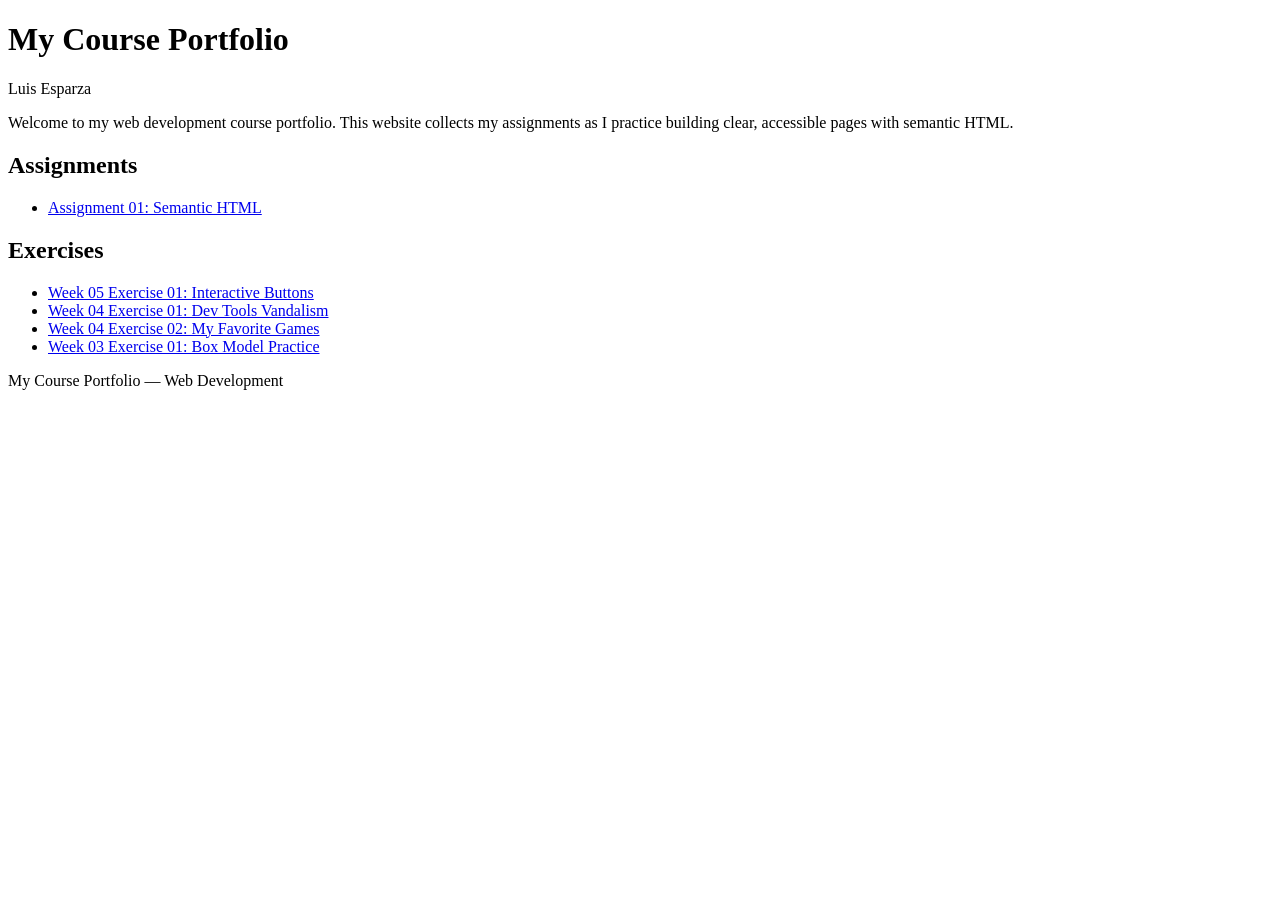
<file: index.html>
<!DOCTYPE html>
<html lang="en">
<head>
    <meta charset="UTF-8">
    <meta name="viewport" content="width=device-width, initial-scale=1.0">
    <title>Luis Esparza | My Course Portfolio</title>
</head>
<body>
    <header>
        <h1>My Course Portfolio</h1>
        <p>Luis Esparza</p>
    </header>
    <main>
        <p>Welcome to my web development course portfolio. This website collects my assignments as I practice building clear, accessible pages with semantic HTML.</p>
        <section>
            <h2>Assignments</h2>
            <ul>
                <li><a href="assignment-01/">Assignment 01: Semantic HTML</a></li>
            </ul>
        </section>
        <section>
            <h2>Exercises</h2>
            <ul>
                <li><a href="week-05-exercise-01/">Week 05 Exercise 01: Interactive Buttons</a></li>
                <li><a href="week-04-exercise-01/">Week 04 Exercise 01: Dev Tools Vandalism</a></li>
                <li><a href="week-04-exercise-02/">Week 04 Exercise 02: My Favorite Games</a></li>
                <li><a href="week-03-exercise-01/">Week 03 Exercise 01: Box Model Practice</a></li>
            </ul>
        </section>
    </main>
    <footer>
        <p>My Course Portfolio — Web Development</p>
    </footer>
</body>
</html>
</file>
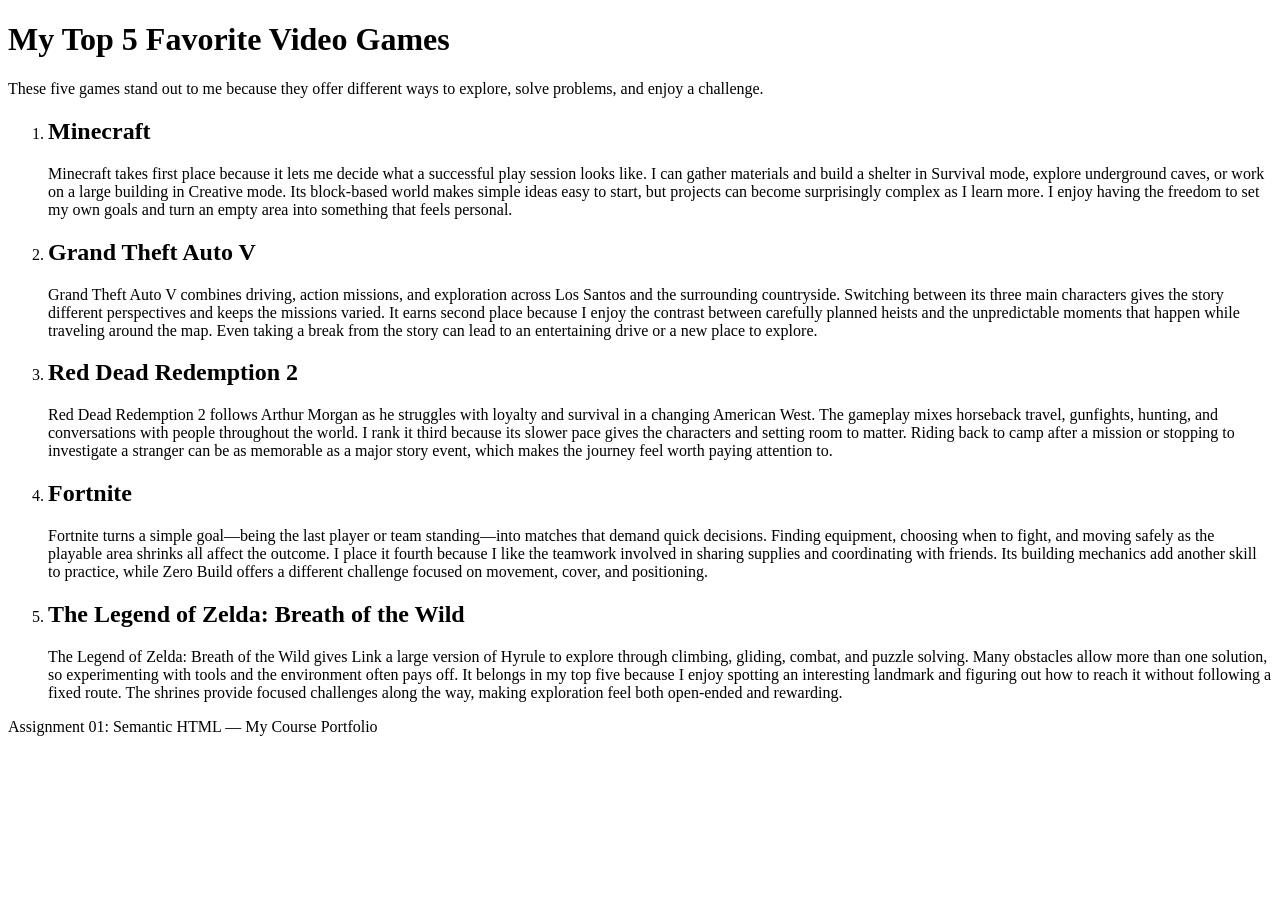
<file: assignment-01/index.html>
<!DOCTYPE html>
<html lang="en">
<head>
    <meta charset="UTF-8">
    <meta name="viewport" content="width=device-width, initial-scale=1.0">
    <title>My Top 5 Favorite Video Games | Assignment 01</title>
</head>
<body>
    <header>
        <h1>My Top 5 Favorite Video Games</h1>
    </header>
    <main>
        <p>These five games stand out to me because they offer different ways to explore, solve problems, and enjoy a challenge.</p>
        <ol>
            <li>
                <h2>Minecraft</h2>
                <p>Minecraft takes first place because it lets me decide what a successful play session looks like. I can gather materials and build a shelter in Survival mode, explore underground caves, or work on a large building in Creative mode. Its block-based world makes simple ideas easy to start, but projects can become surprisingly complex as I learn more. I enjoy having the freedom to set my own goals and turn an empty area into something that feels personal.</p>
            </li>
            <li>
                <h2>Grand Theft Auto V</h2>
                <p>Grand Theft Auto V combines driving, action missions, and exploration across Los Santos and the surrounding countryside. Switching between its three main characters gives the story different perspectives and keeps the missions varied. It earns second place because I enjoy the contrast between carefully planned heists and the unpredictable moments that happen while traveling around the map. Even taking a break from the story can lead to an entertaining drive or a new place to explore.</p>
            </li>
            <li>
                <h2>Red Dead Redemption 2</h2>
                <p>Red Dead Redemption 2 follows Arthur Morgan as he struggles with loyalty and survival in a changing American West. The gameplay mixes horseback travel, gunfights, hunting, and conversations with people throughout the world. I rank it third because its slower pace gives the characters and setting room to matter. Riding back to camp after a mission or stopping to investigate a stranger can be as memorable as a major story event, which makes the journey feel worth paying attention to.</p>
            </li>
            <li>
                <h2>Fortnite</h2>
                <p>Fortnite turns a simple goal—being the last player or team standing—into matches that demand quick decisions. Finding equipment, choosing when to fight, and moving safely as the playable area shrinks all affect the outcome. I place it fourth because I like the teamwork involved in sharing supplies and coordinating with friends. Its building mechanics add another skill to practice, while Zero Build offers a different challenge focused on movement, cover, and positioning.</p>
            </li>
            <li>
                <h2>The Legend of Zelda: Breath of the Wild</h2>
                <p>The Legend of Zelda: Breath of the Wild gives Link a large version of Hyrule to explore through climbing, gliding, combat, and puzzle solving. Many obstacles allow more than one solution, so experimenting with tools and the environment often pays off. It belongs in my top five because I enjoy spotting an interesting landmark and figuring out how to reach it without following a fixed route. The shrines provide focused challenges along the way, making exploration feel both open-ended and rewarding.</p>
            </li>
        </ol>
    </main>
    <footer>
        <p>Assignment 01: Semantic HTML — My Course Portfolio</p>
    </footer>
</body>
</html>
</file>
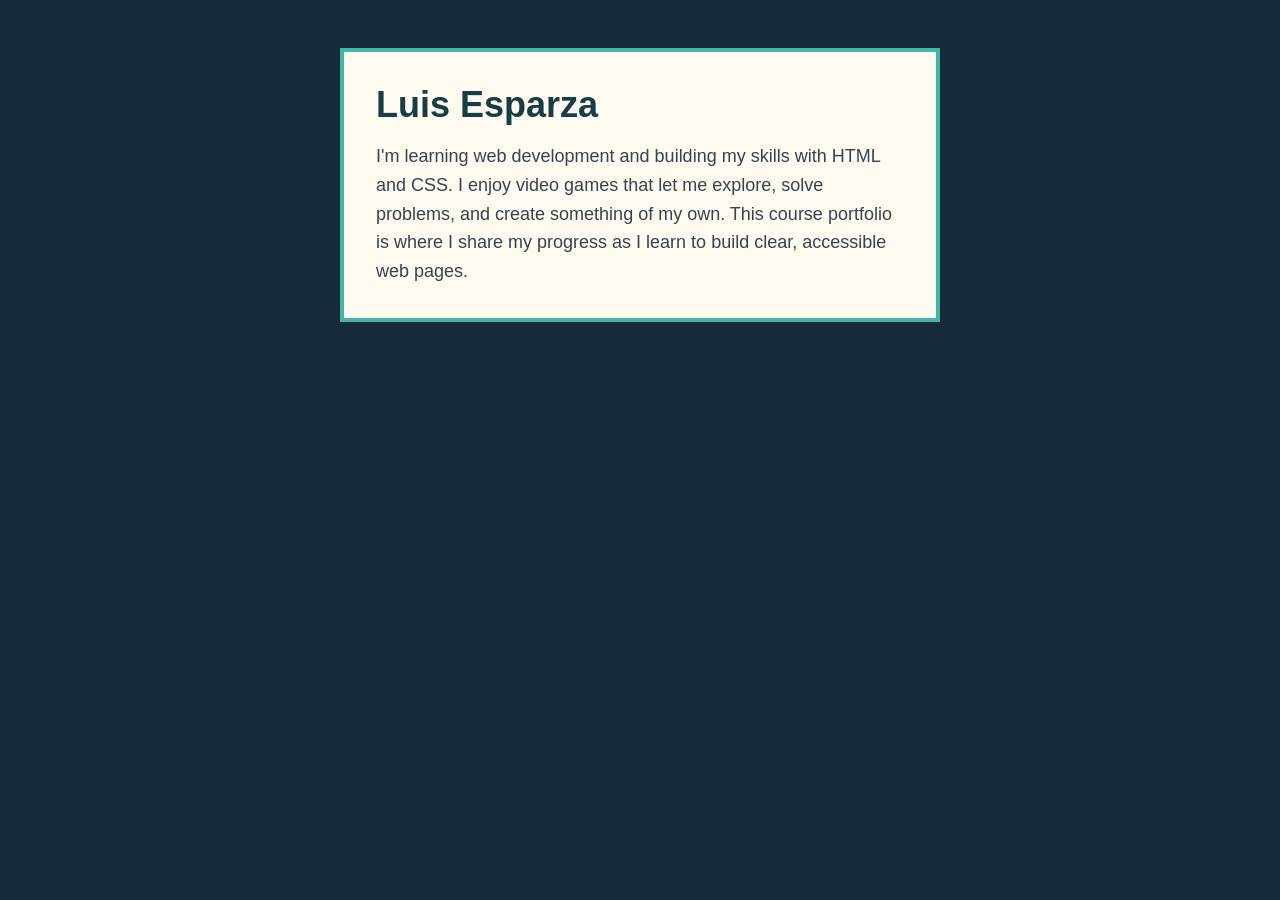
<file: week-03-exercise-01/index.html>
<!DOCTYPE html>
<html lang="en">
<head>
    <meta charset="UTF-8">
    <meta name="viewport" content="width=device-width, initial-scale=1.0">
    <title>Luis Esparza | Personal Card</title>
    <link rel="stylesheet" href="style.css">
</head>
<body>
    <div class="card">
        <h1>Luis Esparza</h1>
        <p>I'm learning web development and building my skills with HTML and CSS. I enjoy video games that let me explore, solve problems, and create something of my own. This course portfolio is where I share my progress as I learn to build clear, accessible web pages.</p>
    </div>
</body>
</html>
</file>
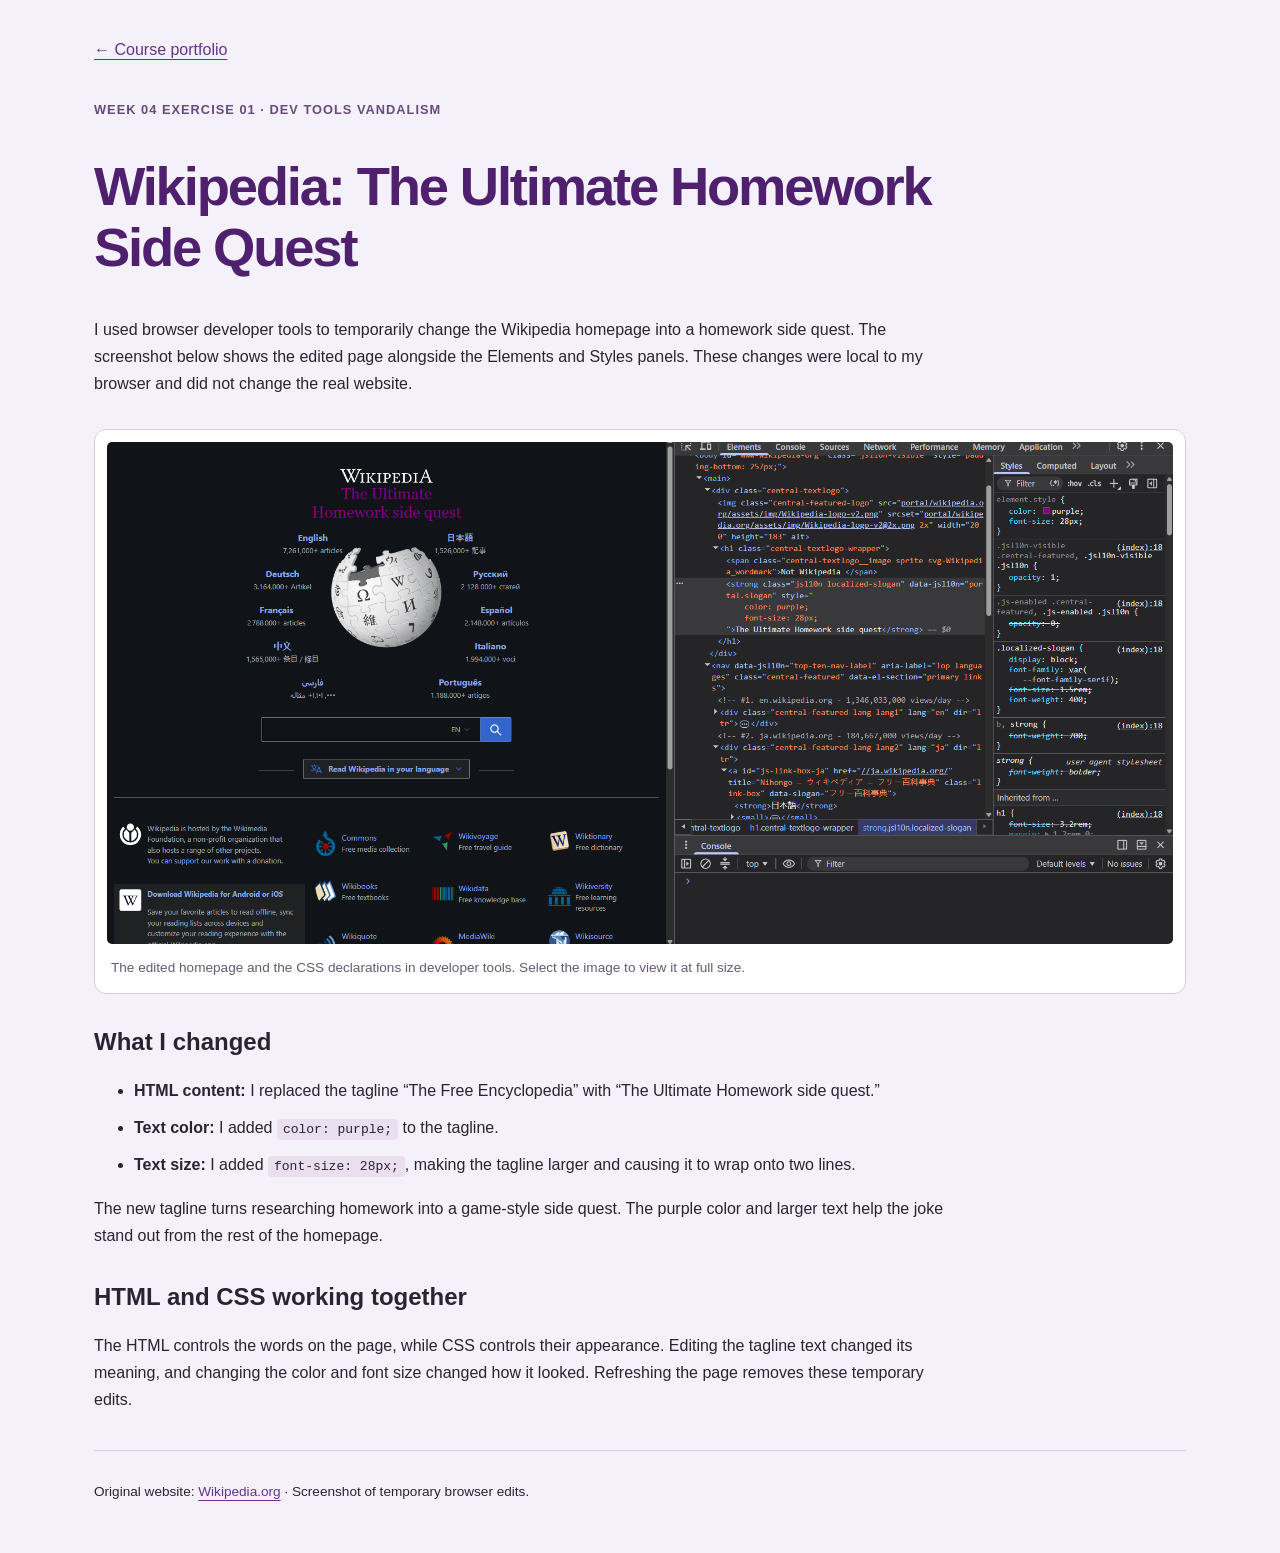
<file: week-04-exercise-01/index.html>
<!DOCTYPE html>
<html lang="en">
<head>
    <meta charset="UTF-8">
    <meta name="viewport" content="width=device-width, initial-scale=1.0">
    <title>Week 04 Exercise 01 | Wikipedia Homework Side Quest</title>
    <link rel="stylesheet" href="style.css">
</head>
<body>
    <main>
        <a href="../">← Course portfolio</a>
        <p class="eyebrow">Week 04 Exercise 01 · Dev Tools Vandalism</p>
        <h1>Wikipedia: The Ultimate Homework Side Quest</h1>
        <p>I used browser developer tools to temporarily change the Wikipedia homepage into a homework side quest. The screenshot below shows the edited page alongside the Elements and Styles panels. These changes were local to my browser and did not change the real website.</p>
        <figure class="screenshot-container">
            <a href="devtools-vandalism-screenshot.png"><img src="devtools-vandalism-screenshot.png" alt="Wikipedia homepage with its tagline changed to The Ultimate Homework side quest in purple, 28-pixel text; developer tools show the edited HTML and CSS." width="1919" height="903"></a>
            <figcaption>The edited homepage and the CSS declarations in developer tools. Select the image to view it at full size.</figcaption>
        </figure>
        <h2>What I changed</h2>
        <ul>
            <li><strong>HTML content:</strong> I replaced the tagline “The Free Encyclopedia” with “The Ultimate Homework side quest.”</li>
            <li><strong>Text color:</strong> I added <code>color: purple;</code> to the tagline.</li>
            <li><strong>Text size:</strong> I added <code>font-size: 28px;</code>, making the tagline larger and causing it to wrap onto two lines.</li>
        </ul>
        <p>The new tagline turns researching homework into a game-style side quest. The purple color and larger text help the joke stand out from the rest of the homepage.</p>
        <h2>HTML and CSS working together</h2>
        <p>The HTML controls the words on the page, while CSS controls their appearance. Editing the tagline text changed its meaning, and changing the color and font size changed how it looked. Refreshing the page removes these temporary edits.</p>
        <footer><p>Original website: <a href="https://www.wikipedia.org/">Wikipedia.org</a> · Screenshot of temporary browser edits.</p></footer>
    </main>
</body>
</html>
</file>
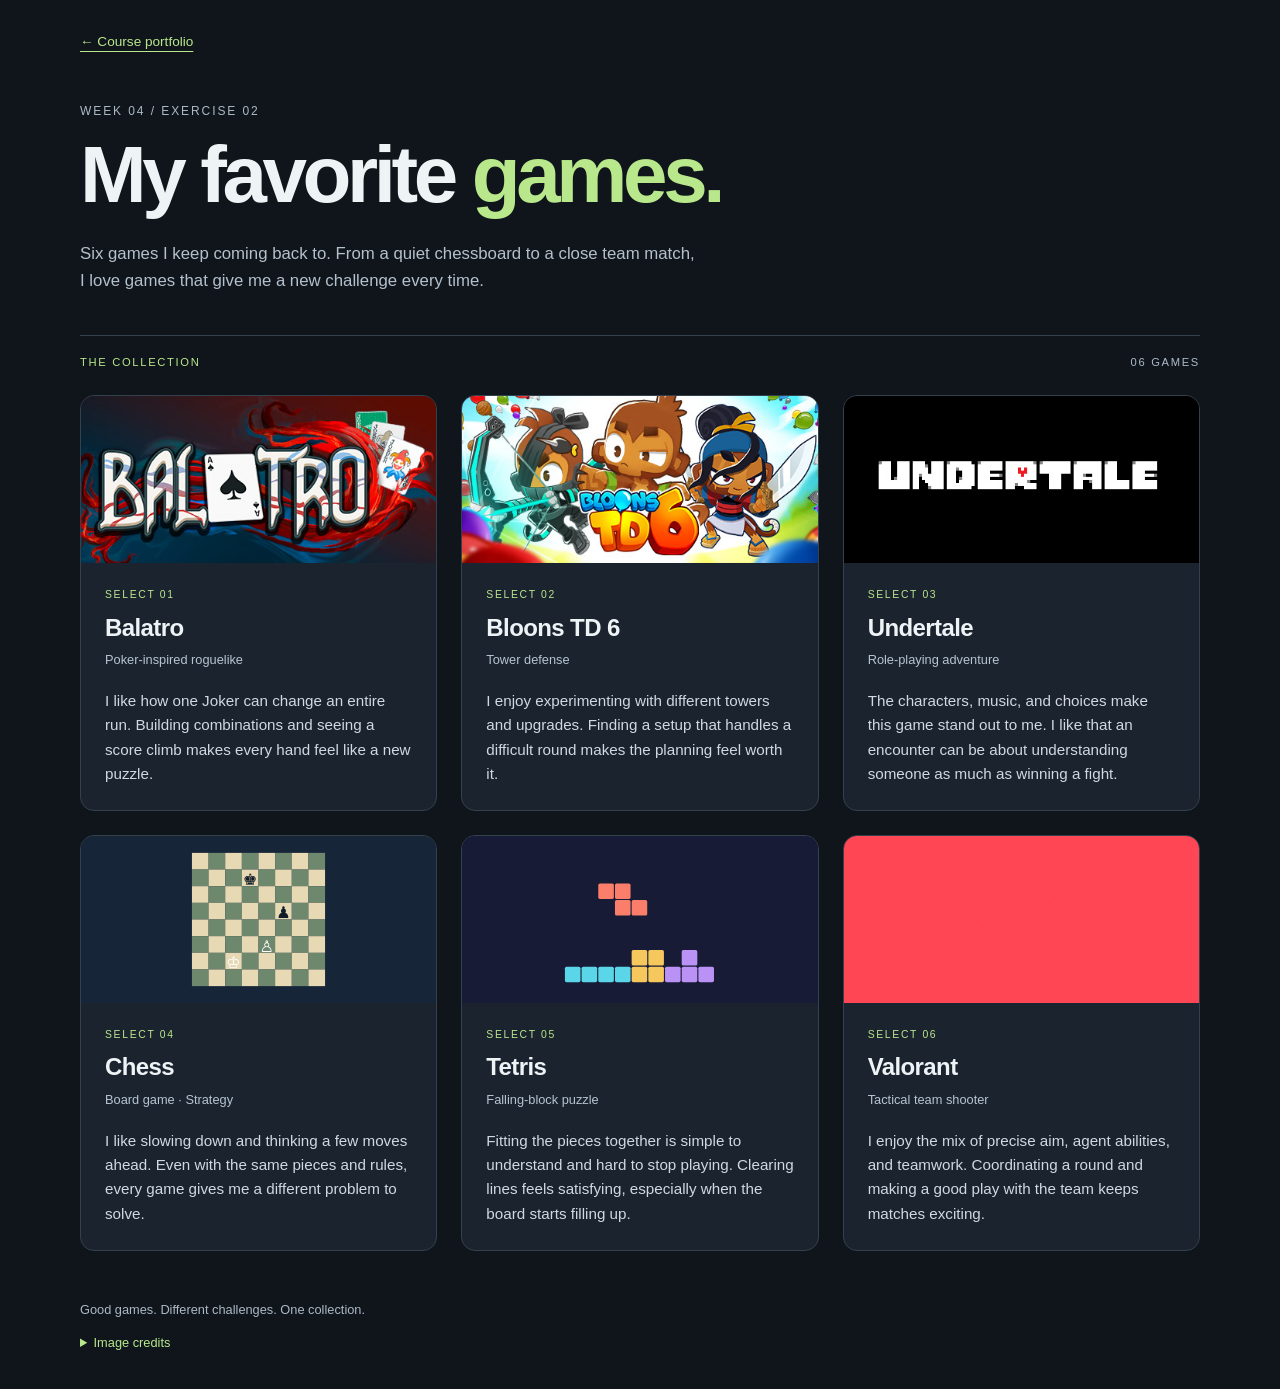
<file: week-04-exercise-02/index.html>
<!DOCTYPE html>
<html lang="en">
<head>
  <meta charset="UTF-8">
  <meta name="viewport" content="width=device-width, initial-scale=1.0">
  <title>My Favorite Games | Week 04 Exercise 02</title>
  <link rel="stylesheet" href="style.css">
</head>
<body>
  <header class="page-header">
    <a class="back-link" href="../">← Course portfolio</a>
    <p class="eyebrow">Week 04 / Exercise 02</p>
    <h1>My favorite <span>games.</span></h1>
    <p class="intro">Six games I keep coming back to. From a quiet chessboard to a close team match, I love games that give me a new challenge every time.</p>
    <p class="collection-label">THE COLLECTION <span>06 GAMES</span></p>
  </header>
  <main id="collection" aria-label="My game collection">
    <div class="collection-grid">
      <article class="collection-card">
        <div class="card-art "><img src="balatro.jpg" alt="Balatro game artwork with playing cards" width="640" height="300"></div>
        <div class="card-body">
          <p class="card-number">SELECT 01</p>
          <h2>Balatro</h2>
          <p class="details">Poker-inspired roguelike</p>
          <p class="description">I like how one Joker can change an entire run. Building combinations and seeing a score climb makes every hand feel like a new puzzle.</p>
        </div>
      </article>
      <article class="collection-card">
        <div class="card-art "><img src="bloons-td-6.jpg" alt="Bloons TD 6 artwork featuring monkey towers" width="640" height="300"></div>
        <div class="card-body">
          <p class="card-number">SELECT 02</p>
          <h2>Bloons TD 6</h2>
          <p class="details">Tower defense</p>
          <p class="description">I enjoy experimenting with different towers and upgrades. Finding a setup that handles a difficult round makes the planning feel worth it.</p>
        </div>
      </article>
      <article class="collection-card">
        <div class="card-art "><img src="undertale.jpg" alt="Undertale title artwork" width="640" height="300"></div>
        <div class="card-body">
          <p class="card-number">SELECT 03</p>
          <h2>Undertale</h2>
          <p class="details">Role-playing adventure</p>
          <p class="description">The characters, music, and choices make this game stand out to me. I like that an encounter can be about understanding someone as much as winning a fight.</p>
        </div>
      </article>
      <article class="collection-card">
        <div class="card-art "><img src="chess.svg" alt="Illustrated chessboard with kings and pawns" width="640" height="300"></div>
        <div class="card-body">
          <p class="card-number">SELECT 04</p>
          <h2>Chess</h2>
          <p class="details">Board game · Strategy</p>
          <p class="description">I like slowing down and thinking a few moves ahead. Even with the same pieces and rules, every game gives me a different problem to solve.</p>
        </div>
      </article>
      <article class="collection-card">
        <div class="card-art "><img src="tetris.svg" alt="Illustration of colorful falling blocks" width="640" height="300"></div>
        <div class="card-body">
          <p class="card-number">SELECT 05</p>
          <h2>Tetris</h2>
          <p class="details">Falling-block puzzle</p>
          <p class="description">Fitting the pieces together is simple to understand and hard to stop playing. Clearing lines feels satisfying, especially when the board starts filling up.</p>
        </div>
      </article>
      <article class="collection-card">
        <div class="card-art logo-art"><img src="valorant.png" alt="Official red Valorant emblem" width="640" height="300"></div>
        <div class="card-body">
          <p class="card-number">SELECT 06</p>
          <h2>Valorant</h2>
          <p class="details">Tactical team shooter</p>
          <p class="description">I enjoy the mix of precise aim, agent abilities, and teamwork. Coordinating a round and making a good play with the team keeps matches exciting.</p>
        </div>
      </article>
    </div>
  </main>
  <footer>
    <p>Good games. Different challenges. One collection.</p>
    <details><summary>Image credits</summary><p>Balatro, Bloons TD 6, and Undertale: promotional artwork from their Steam store pages. Valorant: official emblem from Riot Games. Chess and Tetris: original board and block illustrations made for this page. Game names and artwork belong to their respective owners.</p></details>
  </footer>
</body>
</html>
</file>
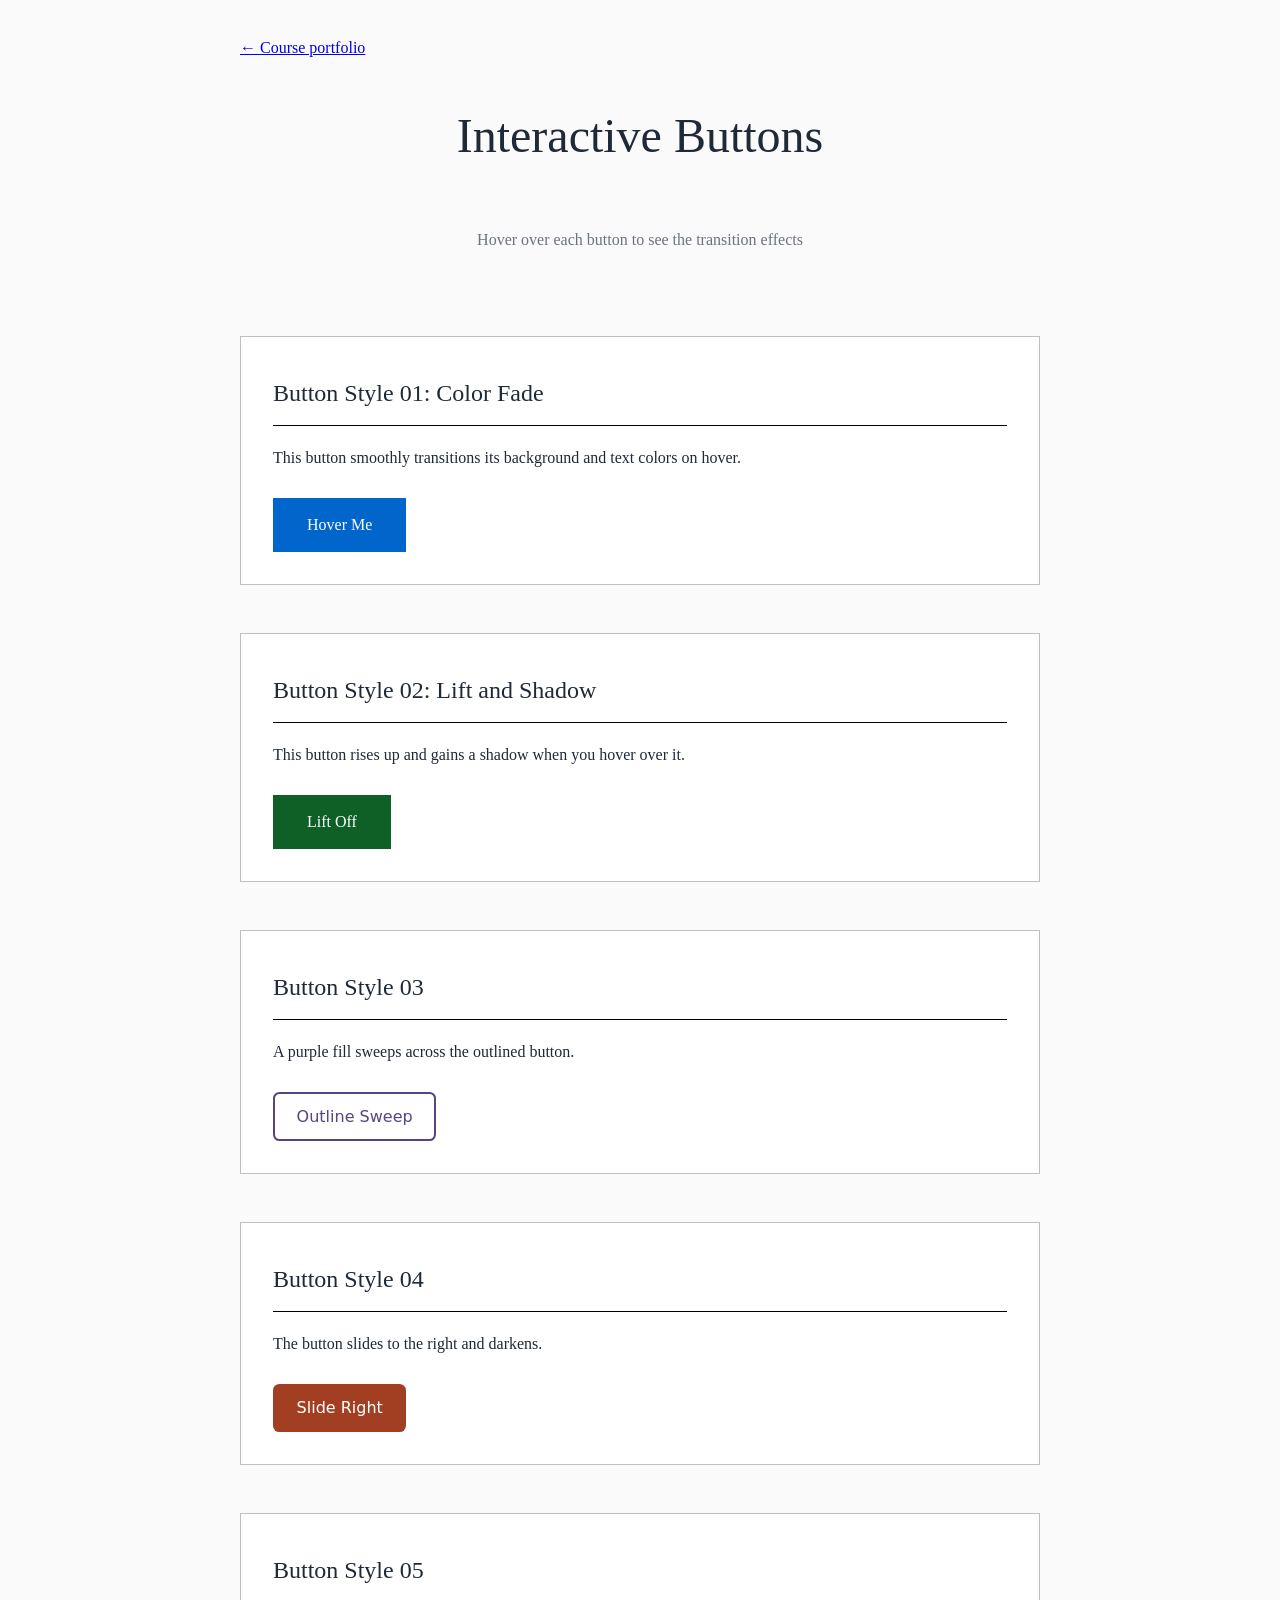
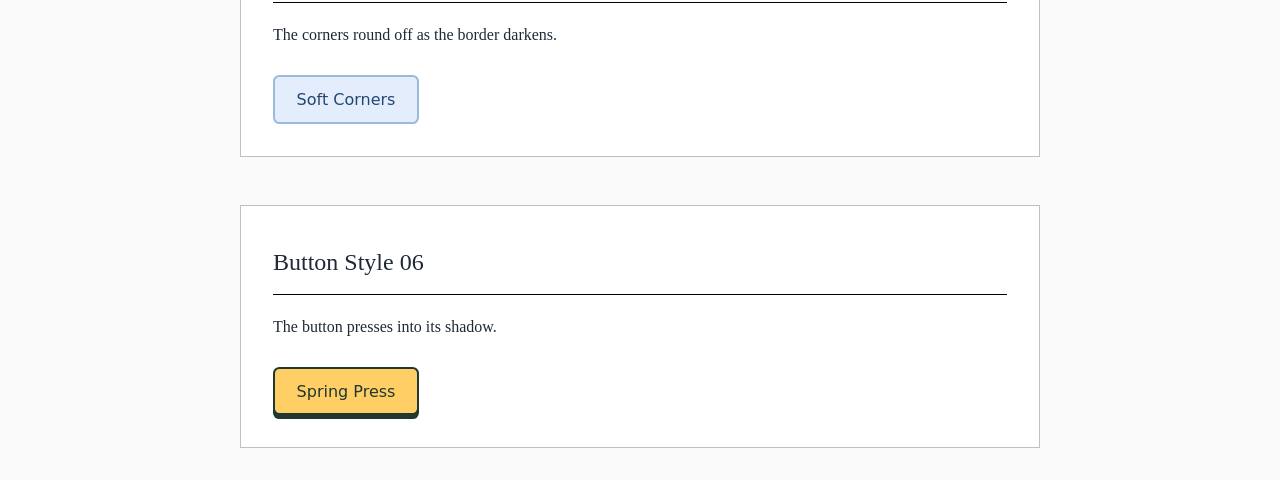
<file: week-05-exercise-01/index.html>
<!DOCTYPE html>
<html lang="en">

<head>
    <meta charset="UTF-8">
    <meta name="viewport" content="width=device-width, initial-scale=1.0">
    <title>Exercises Week 05 Exercise 01: Interactive Buttons</title>
    <link rel="stylesheet" href="./style.css">
</head>

<body>
    <main class="container">
        <a href="../">← Course portfolio</a>
        <h1>Interactive Buttons</h1>
        <p class="subtitle">Hover over each button to see the transition effects</p>

        <section class="button-section">
            <h2>Button Style 01: Color Fade</h2>
            <p>This button smoothly transitions its background and text colors on hover.</p>
            <button class="button-01">Hover Me</button>
        </section>


        <section class="button-section">
            <h2>Button Style 02: Lift and Shadow</h2>
            <p>This button rises up and gains a shadow when you hover over it.</p>
            <button class="button-02">Lift Off</button>
        </section>

        <section class="button-section">
            <h2>Button Style 03</h2>
            <p>A purple fill sweeps across the outlined button.</p>
            <button type="button" class="button-03">Outline Sweep</button>
        </section>

        <section class="button-section">
            <h2>Button Style 04</h2>
            <p>The button slides to the right and darkens.</p>
            <button type="button" class="button-04">Slide Right</button>
        </section>

        <section class="button-section">
            <h2>Button Style 05</h2>
            <p>The corners round off as the border darkens.</p>
            <button type="button" class="button-05">Soft Corners</button>
        </section>

        <section class="button-section">
            <h2>Button Style 06</h2>
            <p>The button presses into its shadow.</p>
            <button type="button" class="button-06">Spring Press</button>
        </section>
    </main>
</body>

</html>
</file>
<file: week-03-exercise-01/style.css>
/* Include padding and borders in each element's total width. */
* {
    box-sizing: border-box;
}

body {
    font-family: Arial, Helvetica, sans-serif;
    background-color: #172b3a;
    margin: 0;
    padding: 48px 20px;
}

.card {
    max-width: 600px;
    margin: 0 auto;
    /* Padding creates space inside the border. */
    padding: 32px;
    background-color: #fffaf0;
    border: 4px solid #40b8a6;
}

.card h1 {
    color: #173d46;
    font-size: 36px;
    margin: 0 0 16px;
}

.card p {
    color: #33454e;
    font-size: 18px;
    line-height: 1.6;
    margin: 0;
}
</file>
<file: week-04-exercise-01/style.css>
* { box-sizing: border-box; }
body { margin: 0; background: #f5f1fa; color: #292333; font-family: Arial, Helvetica, sans-serif; line-height: 1.7; }
main { max-width: 1140px; margin: 0 auto; padding: 36px 24px; }
a { color: #66328b; text-underline-offset: 4px; }
a:focus-visible { outline: 3px solid #66328b; outline-offset: 5px; }
.eyebrow { margin-top: 36px; color: #674b7c; font-size: .8rem; font-weight: bold; letter-spacing: .08em; text-transform: uppercase; }
h1 { max-width: 850px; font-size: clamp(2rem, 5vw, 3.4rem); line-height: 1.12; letter-spacing: -.04em; color: #4e206d; }
h2 { margin-top: 32px; line-height: 1.3; }
p, li { max-width: 850px; }
li { margin-bottom: 10px; }
.screenshot-container { margin: 32px 0; padding: 12px; background: white; border: 1px solid #d8cbe3; border-radius: 12px; }
img { display: block; width: 100%; height: auto; border-radius: 5px; }
figcaption { padding: 12px 4px 2px; color: #675970; font-size: .85rem; }
code { padding: 3px 6px; background: #e9dfef; border-radius: 4px; }
footer { margin-top: 36px; padding-top: 16px; border-top: 1px solid #d8cbe3; font-size: .85rem; }
</file>
<file: week-04-exercise-02/style.css>
/* Mobile first: one card per row. */
* { box-sizing: border-box; }
:root { color-scheme: dark; }
body { margin: 0; background: #10151c; color: #eef3f5; font-family: Arial, Helvetica, sans-serif; line-height: 1.6; }
.page-header, main, footer { width: min(1120px, calc(100% - 36px)); margin-inline: auto; }
.page-header { padding-top: 28px; }
a { color: #b8e88b; text-underline-offset: 5px; }
a:hover { color: #e2ffc6; }
a:focus-visible, summary:focus-visible { outline: 3px solid #b8e88b; outline-offset: 5px; }
.back-link { font-size: .85rem; }
.eyebrow { margin: 48px 0 12px; text-transform: uppercase; letter-spacing: .16em; font-size: .75rem; color: #acb9c5; }
h1 { font-size: clamp(2.6rem, 7vw, 5rem); line-height: 1.05; letter-spacing: -.055em; margin: 0 0 24px; }
h1 span { color: #b8e88b; }
.intro { max-width: 620px; color: #b4c0cc; font-size: 1.05rem; }
.collection-label { display: flex; justify-content: space-between; gap: 12px; margin: 40px 0 24px; padding-top: 18px; border-top: 1px solid #34404c; font-size: .7rem; letter-spacing: .15em; color: #b8e88b; }
.collection-label span { color: #acb9c5; }
.collection-grid { display: flex; flex-wrap: wrap; gap: 24px; }
.collection-card { flex-grow: 0; flex-shrink: 1; flex-basis: 100%; min-width: 0; overflow: hidden; background: #1b232e; border: 1px solid #34404c; border-radius: 14px; }
.card-art { background: #172538; aspect-ratio: 640 / 300; }
.card-art img { display: block; width: 100%; height: 100%; object-fit: cover; }
.logo-art { background: #ff4655; display: flex; justify-content: center; align-items: center; }
.logo-art img { width: 110px; height: 110px; object-fit: contain; }
.card-body { padding: 24px; }
.card-number { margin: 0 0 10px; color: #b8e88b; font-size: .65rem; letter-spacing: .16em; }
h2 { font-size: 1.5rem; line-height: 1.2; margin: 0 0 8px; letter-spacing: -.025em; }
.details { margin: 0 0 18px; color: #b6c4d2; font-size: .8rem; }
.description { margin: 0; color: #d0d9e1; font-size: .95rem; }
footer { padding-block: 36px; color: #acb9c5; font-size: .8rem; }
summary { cursor: pointer; color: #b8e88b; }
details p { max-width: 760px; }
/* Tablet: two equal columns after accounting for one gap. */
@media (width >= 480px) {
  .collection-card { flex-basis: calc((100% - 24px) / 2); }
  .card-body { padding: 20px; }
}
/* Desktop: three equal columns after accounting for two gaps. */
@media (width >= 1024px) {
  .collection-card { flex-basis: calc((100% - 48px) / 3); }
  .card-body { padding: 24px; }
}
</file>
<file: week-05-exercise-01/style.css>
* {
    margin: 0;
    padding: 0;
    box-sizing: border-box;
}

body {
    font-family: "Times New Roman", serif;
    line-height: 2;
    background-color: #fafafa;
    color: #1F2937;
    padding: 32px 16px;
}

.container {
    max-width: 800px;
    margin: 0 auto;
    display: flex;
    flex-direction: column;
    gap: 48px;
}

h1 {
    font-size: 48px;
    line-height: 1em;
    font-weight: normal;
    text-align: center;
    margin-bottom: 16px;
}

.subtitle {
    text-align: center;
    font-size: 16px;
    color: #6B7280;
    margin-bottom: 32px;
}

h2 {
    font-size: 24px;
    font-weight: normal;
    border-bottom: 1px solid rgba(0, 0, 0, 1);
    padding-bottom: 8px;
    margin-bottom: 16px;
}

.button-section {
    padding: 32px;
    background-color: #ffffff;
    border: 1px solid rgba(0, 0, 0, 0.25);
}

.button-section p {
    font-size: 16px;
    margin-bottom: 24px;
}

button {
    font-family: "Times New Roman", serif;
    font-size: 16px;
    cursor: pointer;
    border-radius: 0;
}

.button-01 {
    background-color: #0066CC;
    color: #ffffff;
    padding: 16px 32px;
    border: 2px solid #0066CC;
    transition: background-color 0.3s ease, color 0.3s ease, border-color 0.3s ease;
}

.button-01:hover {
    background-color: #ffffff;
    color: #0066CC;
    border-color: #0066CC;
}

.button-02 {
    background-color: #0e6027;
    color: #ffffff;
    padding: 16px 32px;
    border: 2px solid #0e6027;
    transition: transform 0.3s ease, box-shadow 0.3s ease;
}

.button-02:hover {
    transform: translateY(-4px);
    box-shadow: 0 8px 16px rgba(0, 0, 0, 0.2);
}
button:focus-visible { outline: 3px solid #174c98; outline-offset: 5px; }

.button-03, .button-04, .button-05, .button-06 {
    color: white;
    padding: 0.8rem 1.35rem;
    border: 2px solid transparent;
    border-radius: 0.4rem;
    font-family: system-ui, sans-serif;
}

.button-03 {
    background-color: white;
    color: #574482;
    border-color: #574482;
    box-shadow: inset 0 0 #574482;
    transition: box-shadow 0.35s ease, color 0.35s ease;
}
.button-03:hover, .button-03:focus-visible {
    box-shadow: inset 12em 0 #574482;
    color: white;
}

.button-04 {
    background-color: #a23f23;
    transition: transform 0.3s ease-in-out, background-color 0.3s ease-in-out;
}
.button-04:hover, .button-04:focus-visible {
    transform: translateX(6px);
    background-color: #76301d;
}

.button-05 {
    background-color: #e3edfc;
    color: #244771;
    border-color: #9cbada;
    transition: border-radius 0.4s ease, border-color 0.4s ease;
}
.button-05:hover, .button-05:focus-visible {
    border-radius: 2rem;
    border-color: #244771;
}

.button-06 {
    background-color: #ffce65;
    color: #20382f;
    border-color: #20382f;
    box-shadow: 0 4px #20382f;
    transition: transform 0.18s ease-out, box-shadow 0.18s ease-out;
}
.button-06:hover, .button-06:focus-visible {
    transform: translateY(3px) scale(0.98);
    box-shadow: 0 1px #20382f;
}

@media (prefers-reduced-motion: reduce) {
    button[class] { transition: none; }
    button[class]:is(:hover, :focus-visible) { transform: none; }
}
</file>
